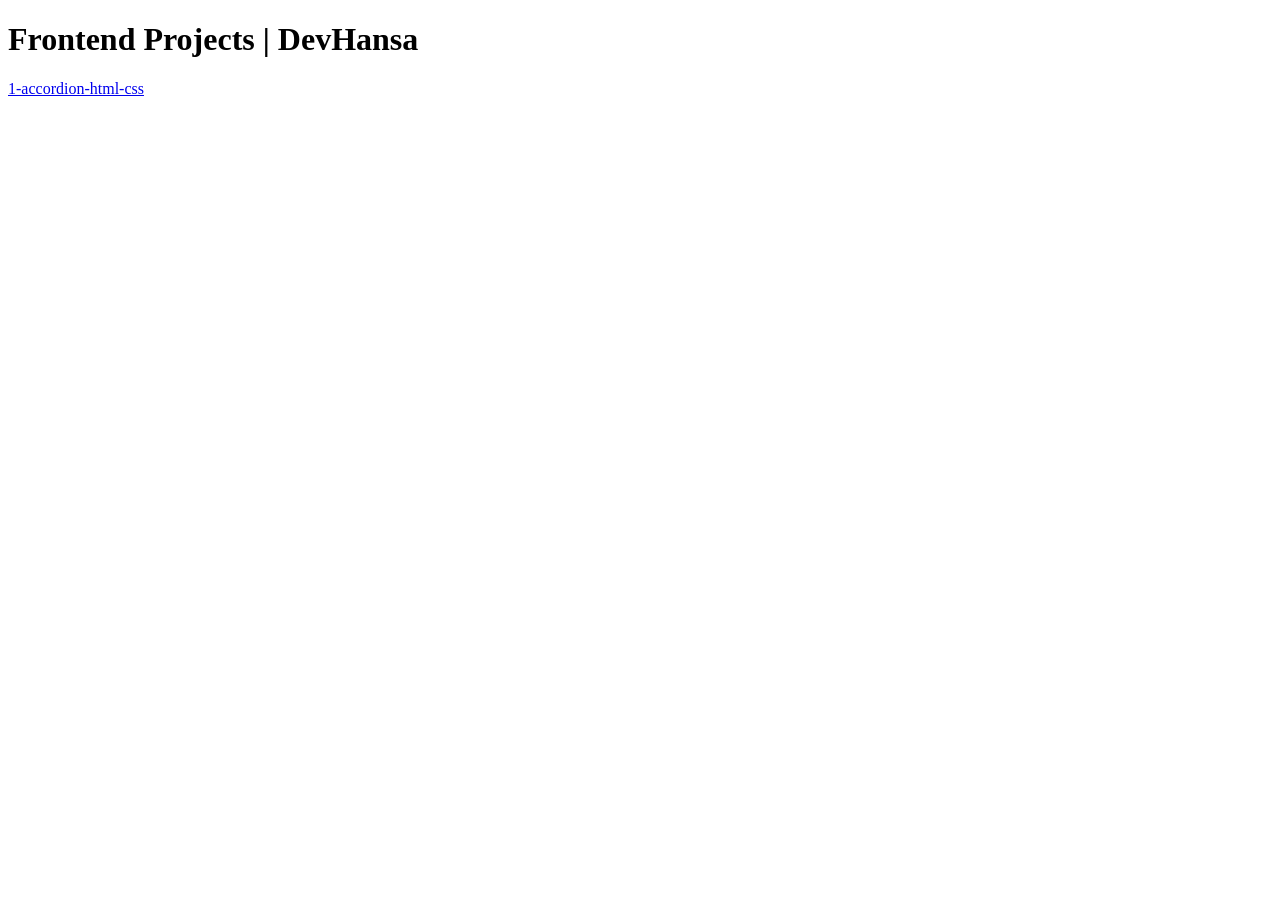
<file: index.html>
<!DOCTYPE html>
<html lang="en">
<head>
  <meta charset="UTF-8">
  <meta
    name="viewport"
    content="width=device-width, initial-scale=1.0"
  >
  <title>Frontend Projects | DevHansa</title>
</head>
<body>

  <main>
      <h1>
        Frontend Projects | DevHansa
      </h1>
   
    <section class="projects">
      
    <a href="./1-accordion-html-css/">
        <p>1-accordion-html-css</p>
    </a>
    
    </section>

  </main>

</body>
</html>
</file>
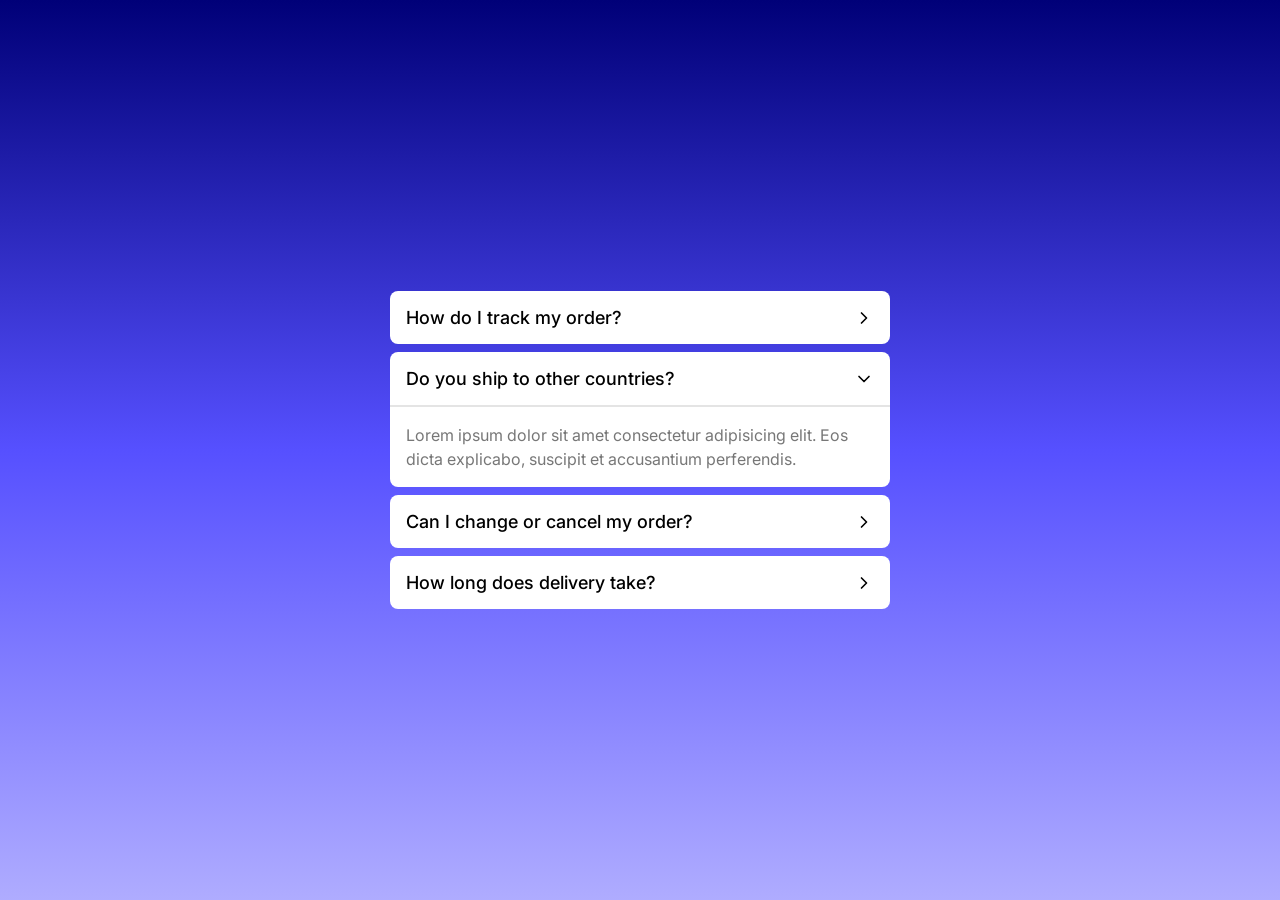
<file: 1-accordion-html-css/index.html>
<!doctype html>
<html lang="en">
  <head>
    <meta charset="UTF-8" />
    <meta name="viewport" content="width=device-width, initial-scale=1.0" />

    <!-- Styles -->
    <link rel="stylesheet" href="./style.css" />

    <!-- Font -->
    <link rel="preconnect" href="https://fonts.googleapis.com" />
    <link rel="preconnect" href="https://fonts.gstatic.com" crossorigin />
    <link
      href="https://fonts.googleapis.com/css2?family=Inter:ital,opsz,wght@0,14..32,100..900;1,14..32,100..900&display=swap"
      rel="stylesheet"
    />

    <title>Accordion Tutorial | DevHansa</title>
  </head>
  <body>
    <!-- # -->
    <div id="accordions">
      <details class="accordion" name="faq">
        <summary>
          <h6 class="accordion-title">How do I track my order?</h6>
        </summary>

        <div class="accordion-body">
          Lorem ipsum dolor sit amet consectetur adipisicing elit. Eos dicta
          explicabo, suscipit et accusantium perferendis.
        </div>
      </details>

      <details class="accordion" name="faq" open>
        <summary>
          <h6 class="accordion-title">Do you ship to other countries?</h6>
        </summary>

        <div class="accordion-body">
          Lorem ipsum dolor sit amet consectetur adipisicing elit. Eos dicta
          explicabo, suscipit et accusantium perferendis.
        </div>
      </details>

      <details class="accordion" name="faq">
        <summary>
          <h6 class="accordion-title">Can I change or cancel my order?</h6>
        </summary>

        <div class="accordion-body">
          Lorem ipsum dolor sit amet consectetur adipisicing elit. Eos dicta
          explicabo, suscipit et accusantium perferendis.
        </div>
      </details>

      <details class="accordion" name="faq">
        <summary>
          <h6 class="accordion-title">How long does delivery take?</h6>
        </summary>

        <div class="accordion-body">
          Lorem ipsum dolor sit amet consectetur adipisicing elit. Eos dicta
          explicabo, suscipit et accusantium perferendis.
        </div>
      </details>
    </div>
    <!-- # -->
  </body>
</html>
</file>
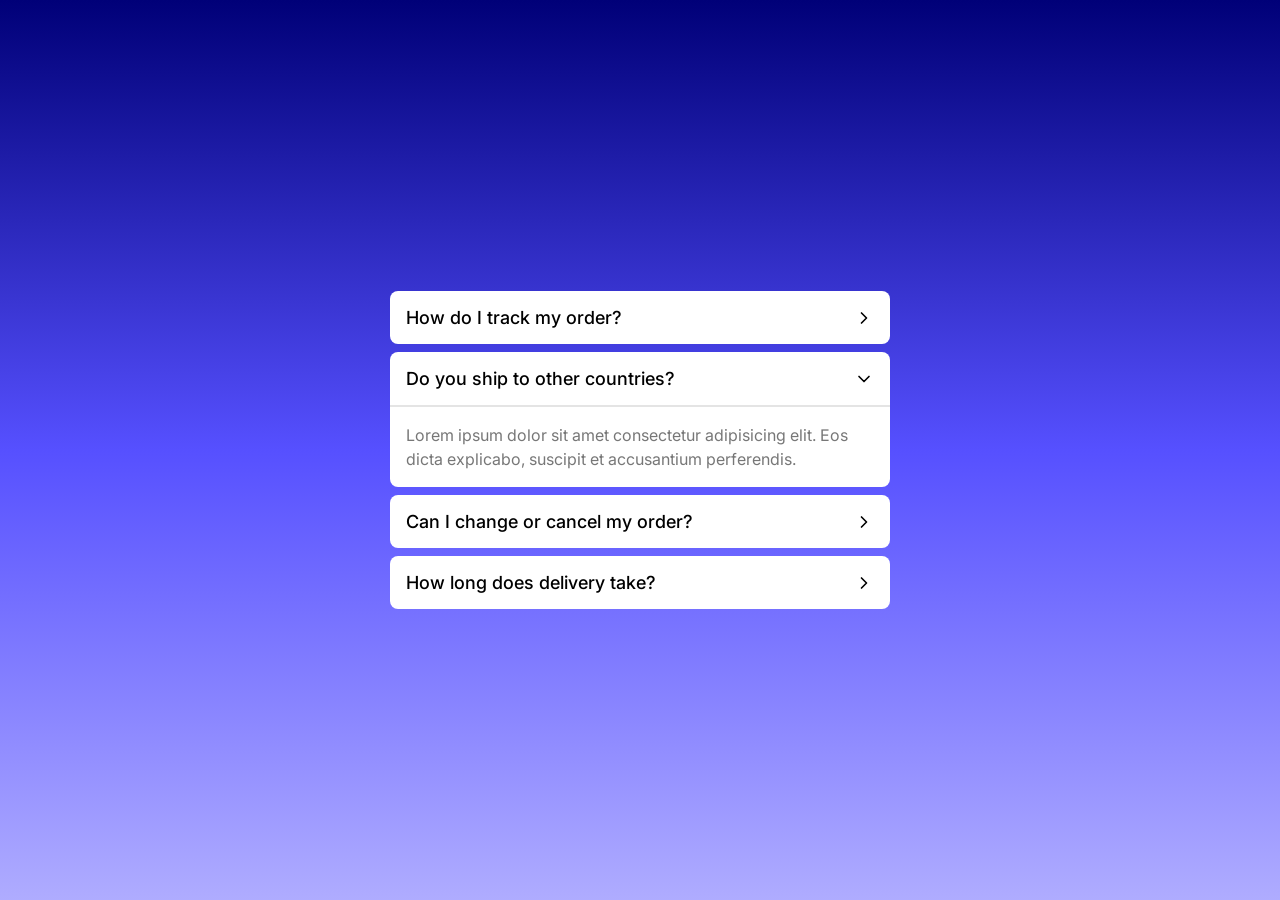
<file: 1. Accordion-HTML-CSS/index.html>
<!doctype html>
<html lang="en">
  <head>
    <meta charset="UTF-8" />
    <meta name="viewport" content="width=device-width, initial-scale=1.0" />

    <!-- Styles -->
    <link rel="stylesheet" href="style.css" />

    <!-- Font -->
    <link rel="preconnect" href="https://fonts.googleapis.com" />
    <link rel="preconnect" href="https://fonts.gstatic.com" crossorigin />
    <link
      href="https://fonts.googleapis.com/css2?family=Inter:ital,opsz,wght@0,14..32,100..900;1,14..32,100..900&display=swap"
      rel="stylesheet"
    />

    <title>Accordion Tutorial | DevHansa</title>
  </head>
  <body>
    <!-- # -->
    <div id="accordions">
      <details class="accordion" name="faq">
        <summary>
          <h6 class="accordion-title">How do I track my order?</h6>
        </summary>

        <div class="accordion-body">
          Lorem ipsum dolor sit amet consectetur adipisicing elit. Eos dicta
          explicabo, suscipit et accusantium perferendis.
        </div>
      </details>

      <details class="accordion" name="faq" open>
        <summary>
          <h6 class="accordion-title">Do you ship to other countries?</h6>
        </summary>

        <div class="accordion-body">
          Lorem ipsum dolor sit amet consectetur adipisicing elit. Eos dicta
          explicabo, suscipit et accusantium perferendis.
        </div>
      </details>

      <details class="accordion" name="faq">
        <summary>
          <h6 class="accordion-title">Can I change or cancel my order?</h6>
        </summary>

        <div class="accordion-body">
          Lorem ipsum dolor sit amet consectetur adipisicing elit. Eos dicta
          explicabo, suscipit et accusantium perferendis.
        </div>
      </details>

      <details class="accordion" name="faq">
        <summary>
          <h6 class="accordion-title">How long does delivery take?</h6>
        </summary>

        <div class="accordion-body">
          Lorem ipsum dolor sit amet consectetur adipisicing elit. Eos dicta
          explicabo, suscipit et accusantium perferendis.
        </div>
      </details>
    </div>
    <!-- # -->
  </body>
</html>
</file>
<file: 1-accordion-html-css/style.css>
/* Global */

html {
  interpolate-size: allow-keywords;
}

body {
  margin: 0;
  padding: 0 1em;
  height: 100dvh;
  display: flex;
  justify-content: center;
  align-items: center;

  font-family: "Inter", sans-serif;
  background:
    linear-gradient(180deg, #000078 0%, #5650ff 50%, #afacff 100%), #ffffff;
}

#accordions {
  display: flex;
  gap: 0.5em;
  flex-direction: column;
  max-width: 500px;
  width: 100%;
}

/* Accordion */

.accordion {
  background: white;
  border-radius: 0.5em;
  user-select: none;
}

.accordion summary {
  list-style: none; /* Hides default arrow in Chrome/Firefox */
  display: flex;
  justify-content: space-between;
  align-items: center;
  padding: 1em;
  cursor: pointer;
}

/* Hides default arrow in Safari */
.accordion summary::-webkit-details-marker {
  display: none;
}

.accordion summary .accordion-title {
  margin: 0;
  font-size: 1.125rem;
  font-weight: 500;
}

.accordion .accordion-body {
  padding: 1em;
  color: #777;
  line-height: 1.5;
  border-top: 2px solid #e4e4e4;
}

.accordion summary::after {
  content: "";
  width: 1.25rem;
  height: 1.25rem;
  background-image: url("./chevron-right.svg");
  background-size: contain;
  background-repeat: no-repeat;
  transition: transform 0.2s ease;
}

/* Interactivity  */

.accordion[open] summary::after {
  transform: rotate(90deg);
}

.accordion::details-content {
  height: 0;
  overflow: hidden;
  transition:
    height 0.2s ease,
    content-visibility 0.2s ease;
  transition-behavior: allow-discrete;
}

.accordion[open]::details-content {
  height: auto;

  @starting-style {
    height: 0;
  }
}
</file>
<file: 1. Accordion-HTML-CSS/style.css>
/* Global */

html {
  interpolate-size: allow-keywords;
}

body {
  margin: 0;
  padding: 0 1em;
  height: 100dvh;
  display: flex;
  justify-content: center;
  align-items: center;

  font-family: "Inter", sans-serif;
  background:
    linear-gradient(180deg, #000078 0%, #5650ff 50%, #afacff 100%), #ffffff;
}

#accordions {
  display: flex;
  gap: 0.5em;
  flex-direction: column;
  max-width: 500px;
  width: 100%;
}

/* Accordion */

.accordion {
  background: white;
  border-radius: 0.5em;
  user-select: none;
}

.accordion summary {
  list-style: none; /* Hides default arrow in Chrome/Firefox */
  display: flex;
  justify-content: space-between;
  align-items: center;
  padding: 1em;
  cursor: pointer;
}

/* Hides default arrow in Safari */
.accordion summary::-webkit-details-marker {
  display: none;
}

.accordion summary .accordion-title {
  margin: 0;
  font-size: 1.125rem;
  font-weight: 500;
}

.accordion .accordion-body {
  padding: 1em;
  color: #777;
  line-height: 1.5;
  border-top: 2px solid #e4e4e4;
}

.accordion summary::after {
  content: "";
  width: 1.25rem;
  height: 1.25rem;
  background-image: url("./chevron-right.svg");
  background-size: contain;
  background-repeat: no-repeat;
  transition: transform 0.2s ease;
}

/* Interactivity  */

.accordion[open] summary::after {
  transform: rotate(90deg);
}

.accordion::details-content {
  height: 0;
  overflow: hidden;
  transition:
    height 0.2s ease,
    content-visibility 0.2s ease;
  transition-behavior: allow-discrete;
}

.accordion[open]::details-content {
  height: auto;

  @starting-style {
    height: 0;
  }
}
</file>
